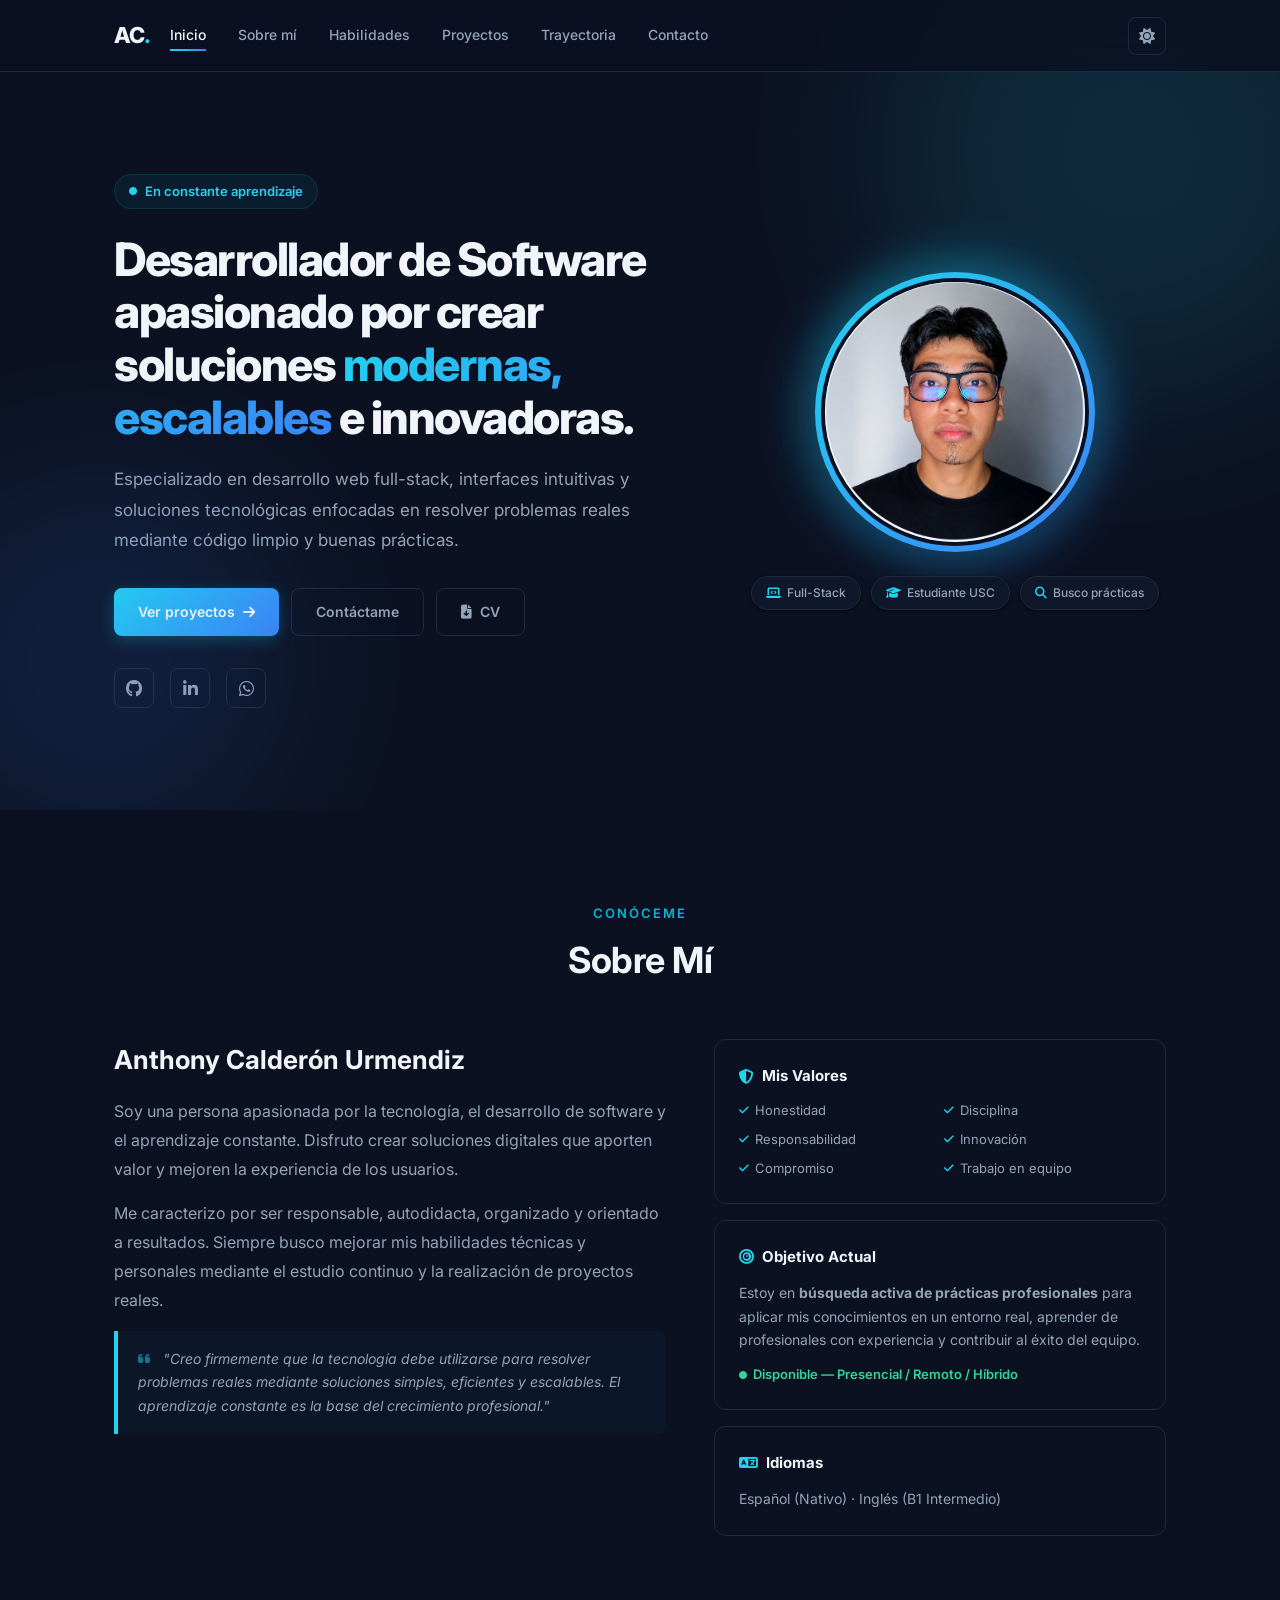
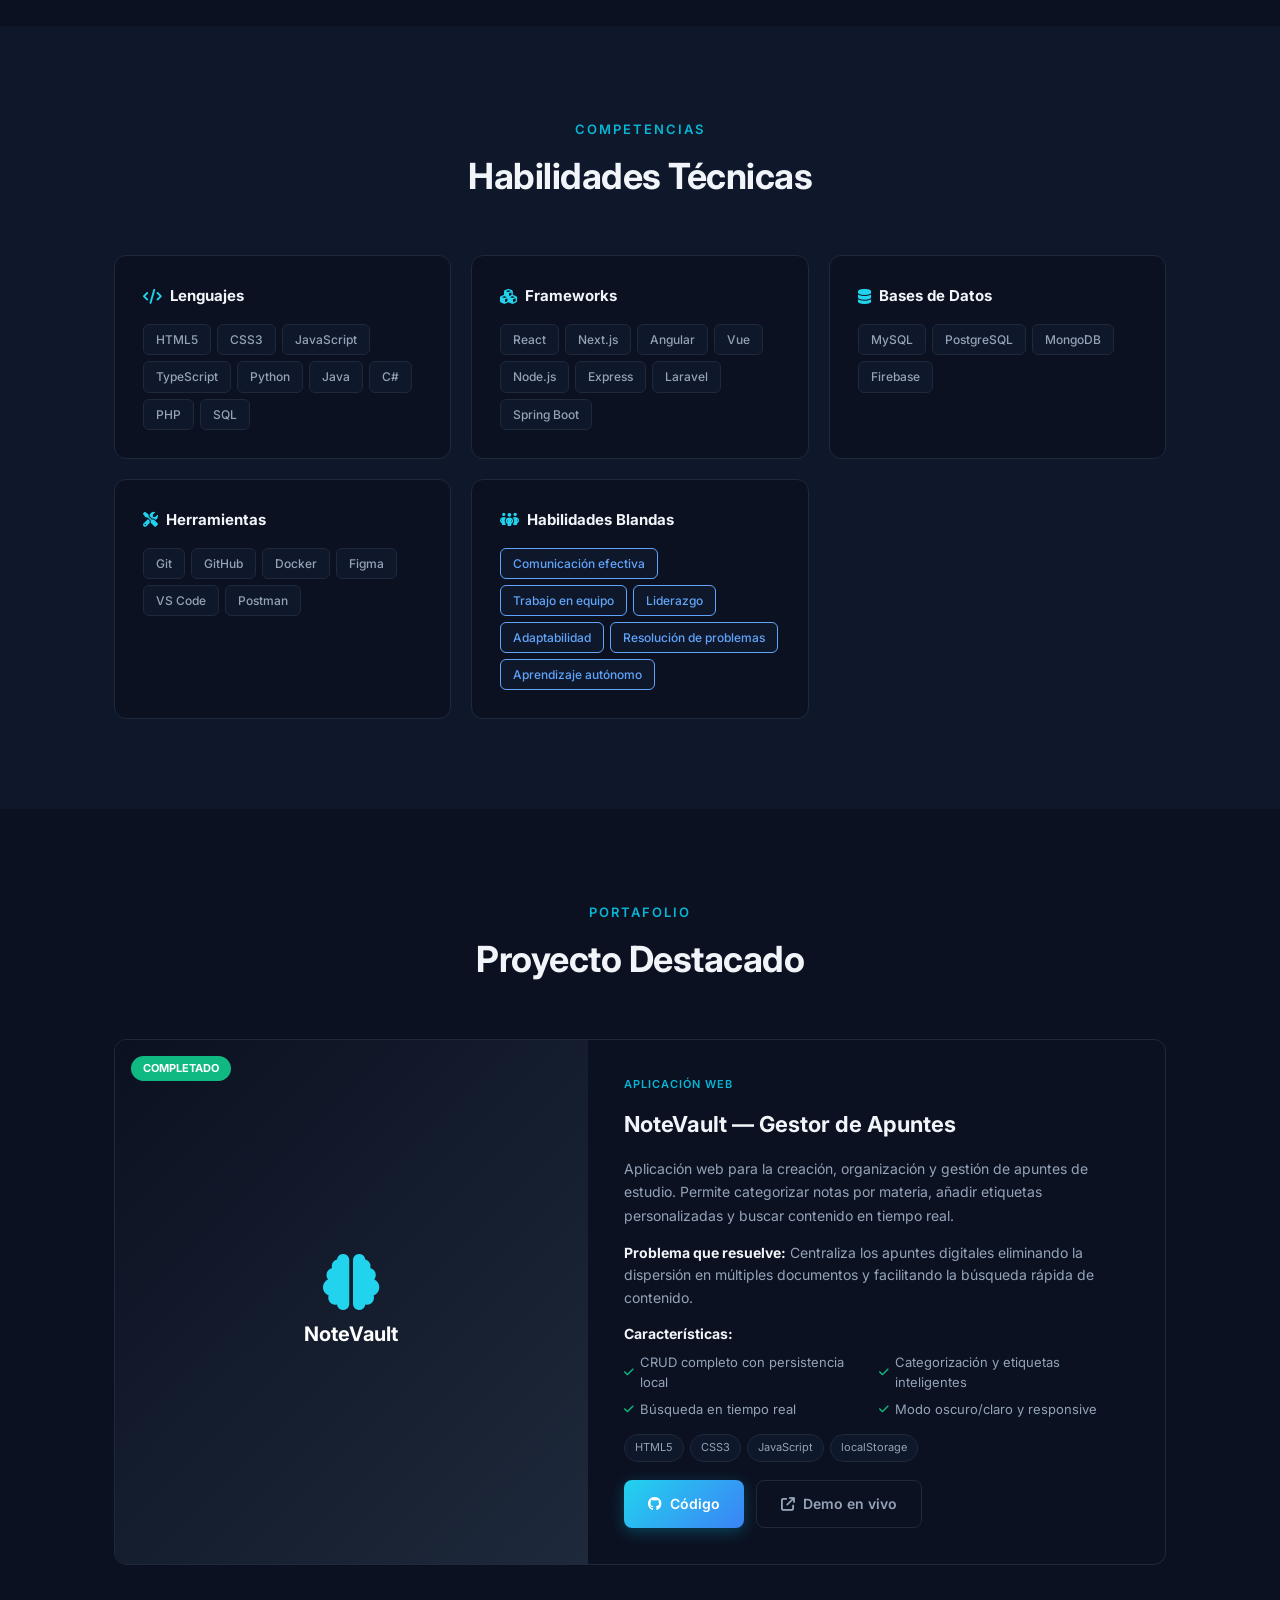
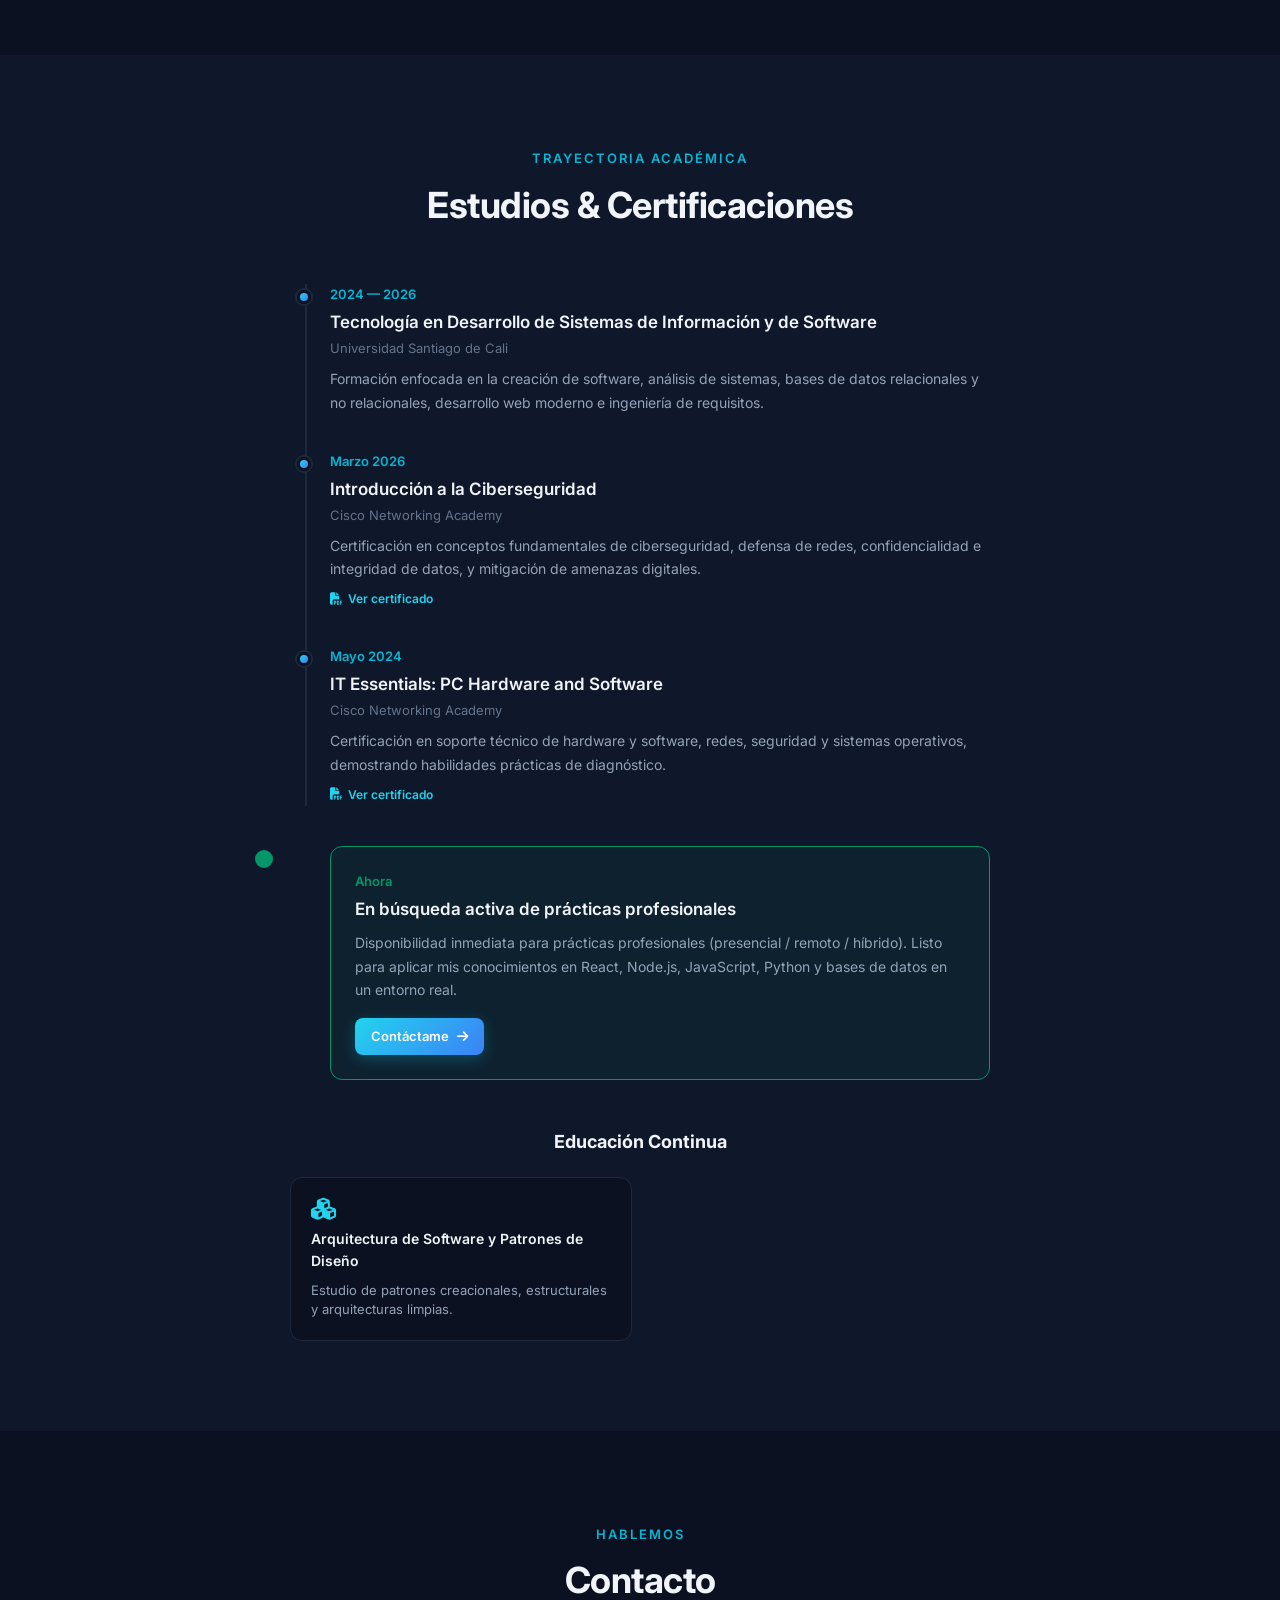
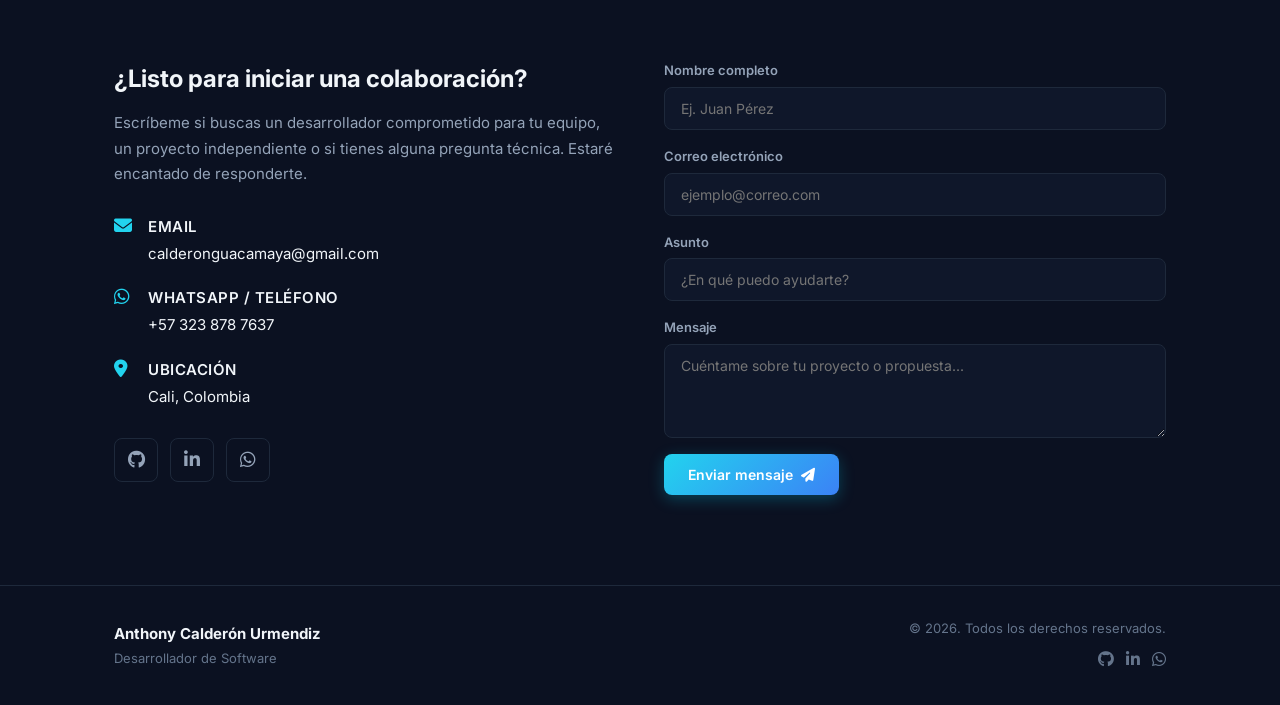
<file: index.html>
<!DOCTYPE html>
<html lang="es">
<head>
    <meta charset="UTF-8">
    <meta name="viewport" content="width=device-width, initial-scale=1.0">
    <title>Anthony Calderón Urmendiz | Desarrollador de Software</title>
    <meta name="description" content="Portafolio profesional de Anthony Calderón Urmendiz, Desarrollador de Software.">
    <meta name="author" content="Anthony Calderón Urmendiz">
    <meta property="og:title" content="Anthony Calderón | Desarrollador de Software">
    <meta property="og:description" content="Construyendo soluciones modernas, escalables e innovadoras.">
    <meta property="og:image" content="assets/profile.jpg">
    <link rel="preconnect" href="https://fonts.googleapis.com">
    <link rel="preconnect" href="https://fonts.gstatic.com" crossorigin>
    <link href="https://fonts.googleapis.com/css2?family=Inter:wght@300;400;500;600;700;800&display=swap" rel="stylesheet">
    <link rel="stylesheet" href="https://cdnjs.cloudflare.com/ajax/libs/font-awesome/6.4.0/css/all.min.css">
    <link rel="stylesheet" href="styles.css">
</head>
<body>
    <nav class="navbar" id="navbar">
        <div class="nav-inner">
            <div class="nav-left">
                <a href="#" class="nav-logo">AC<span class="dot">.</span></a>
                <div class="nav-links" id="navLinks">
                    <a href="#inicio" class="nav-link active">Inicio</a>
                    <a href="#sobre-mi" class="nav-link">Sobre mí</a>
                    <a href="#habilidades" class="nav-link">Habilidades</a>
                    <a href="#proyectos" class="nav-link">Proyectos</a>
                    <a href="#trayectoria" class="nav-link">Trayectoria</a>
                    <a href="#contacto" class="nav-link">Contacto</a>
                </div>
            </div>
            <div class="nav-right">
                <button class="theme-toggle" id="themeToggle" aria-label="Cambiar tema">
                    <i class="fa-solid fa-sun"></i>
                </button>
                <button class="nav-toggle" id="navToggle" aria-label="Menú">
                    <span></span><span></span><span></span>
                </button>
            </div>
        </div>
    </nav>

    <main>
        <!-- HERO -->
        <section id="inicio" class="hero">
            <div class="hero-bg">
                <div class="hero-shape shape-1"></div>
                <div class="hero-shape shape-2"></div>
            </div>
            <div class="container hero-grid">
                <div class="hero-text">
                    <span class="hero-tag"><i class="fa-solid fa-circle"></i> En constante aprendizaje</span>
                    <h1 class="hero-title">
                        Desarrollador de Software apasionado por crear soluciones <span class="gradient-text">modernas, escalables</span> e innovadoras.
                    </h1>
                    <p class="hero-desc">
                        Especializado en desarrollo web full-stack, interfaces intuitivas y soluciones tecnológicas enfocadas en resolver problemas reales mediante código limpio y buenas prácticas.
                    </p>
                    <div class="hero-actions">
                        <a href="#proyectos" class="btn btn-primary">Ver proyectos <i class="fa-solid fa-arrow-right"></i></a>
                        <a href="#contacto" class="btn btn-outline">Contáctame</a>
                        <a href="assets/CV_Anthony_Calderon.pdf" class="btn btn-outline" download><i class="fa-solid fa-file-arrow-down"></i> CV</a>
                    </div>
                    <div class="hero-social">
                        <a href="https://github.com/AnthonyCalderonUrmendiz" target="_blank" rel="noopener noreferrer" aria-label="GitHub"><i class="fa-brands fa-github"></i></a>
                        <a href="https://www.linkedin.com/in/anthony-calder%C3%B3n-b46264374/" target="_blank" rel="noopener noreferrer" aria-label="LinkedIn"><i class="fa-brands fa-linkedin-in"></i></a>
                        <a href="https://wa.me/573238787637" target="_blank" rel="noopener noreferrer" aria-label="WhatsApp"><i class="fa-brands fa-whatsapp"></i></a>
                    </div>
                </div>
                <div class="hero-visual">
                    <div class="hero-img-wrapper">
                        <div class="hero-img-glow"></div>
                        <img src="assets/profile.jpg" alt="Anthony Calderón Urmendiz" class="hero-img">
                    </div>
                    <div class="hero-badges">
                        <div class="badge">
                            <i class="fa-solid fa-laptop-code"></i>
                            <span>Full-Stack</span>
                        </div>
                        <div class="badge">
                            <i class="fa-solid fa-graduation-cap"></i>
                            <span>Estudiante USC</span>
                        </div>
                        <div class="badge">
                            <i class="fa-solid fa-magnifying-glass"></i>
                            <span>Busco prácticas</span>
                        </div>
                    </div>
                </div>
            </div>
        </section>

        <!-- SOBRE MI -->
        <section id="sobre-mi" class="section">
            <div class="container">
                <div class="section-header">
                    <span class="section-sub">Conóceme</span>
                    <h2 class="section-title">Sobre Mí</h2>
                </div>
                <div class="about-grid">
                    <div class="about-main">
                        <h3>Anthony Calderón Urmendiz</h3>
                        <p>Soy una persona apasionada por la tecnología, el desarrollo de software y el aprendizaje constante. Disfruto crear soluciones digitales que aporten valor y mejoren la experiencia de los usuarios.</p>
                        <p>Me caracterizo por ser responsable, autodidacta, organizado y orientado a resultados. Siempre busco mejorar mis habilidades técnicas y personales mediante el estudio continuo y la realización de proyectos reales.</p>
                        <blockquote class="about-quote">
                            <i class="fa-solid fa-quote-left"></i>
                            "Creo firmemente que la tecnología debe utilizarse para resolver problemas reales mediante soluciones simples, eficientes y escalables. El aprendizaje constante es la base del crecimiento profesional."
                        </blockquote>
                    </div>
                    <div class="about-info">
                        <div class="info-card">
                            <h4><i class="fa-solid fa-shield-halved"></i> Mis Valores</h4>
                            <div class="values-list">
                                <span><i class="fa-solid fa-check"></i> Honestidad</span>
                                <span><i class="fa-solid fa-check"></i> Disciplina</span>
                                <span><i class="fa-solid fa-check"></i> Responsabilidad</span>
                                <span><i class="fa-solid fa-check"></i> Innovación</span>
                                <span><i class="fa-solid fa-check"></i> Compromiso</span>
                                <span><i class="fa-solid fa-check"></i> Trabajo en equipo</span>
                            </div>
                        </div>
                        <div class="info-card">
                            <h4><i class="fa-solid fa-bullseye"></i> Objetivo Actual</h4>
                            <p>Estoy en <strong>búsqueda activa de prácticas profesionales</strong> para aplicar mis conocimientos en un entorno real, aprender de profesionales con experiencia y contribuir al éxito del equipo.</p>
                            <div class="availability-tag">
                                <i class="fa-solid fa-circle"></i> Disponible — Presencial / Remoto / Híbrido
                            </div>
                        </div>
                        <div class="info-card">
                            <h4><i class="fa-solid fa-language"></i> Idiomas</h4>
                            <p>Español (Nativo) · Inglés (B1 Intermedio)</p>
                        </div>
                    </div>
                </div>
            </div>
        </section>

        <!-- HABILIDADES -->
        <section id="habilidades" class="section section-alt">
            <div class="container">
                <div class="section-header">
                    <span class="section-sub">Competencias</span>
                    <h2 class="section-title">Habilidades Técnicas</h2>
                </div>
                <div class="skills-grid">
                    <div class="skill-card">
                        <h3><i class="fa-solid fa-code"></i> Lenguajes</h3>
                        <div class="skill-tags">
                            <span>HTML5</span><span>CSS3</span><span>JavaScript</span><span>TypeScript</span>
                            <span>Python</span><span>Java</span><span>C#</span><span>PHP</span><span>SQL</span>
                        </div>
                    </div>
                    <div class="skill-card">
                        <h3><i class="fa-solid fa-cubes"></i> Frameworks</h3>
                        <div class="skill-tags">
                            <span>React</span><span>Next.js</span><span>Angular</span><span>Vue</span>
                            <span>Node.js</span><span>Express</span><span>Laravel</span><span>Spring Boot</span>
                        </div>
                    </div>
                    <div class="skill-card">
                        <h3><i class="fa-solid fa-database"></i> Bases de Datos</h3>
                        <div class="skill-tags">
                            <span>MySQL</span><span>PostgreSQL</span><span>MongoDB</span><span>Firebase</span>
                        </div>
                    </div>
                    <div class="skill-card">
                        <h3><i class="fa-solid fa-screwdriver-wrench"></i> Herramientas</h3>
                        <div class="skill-tags">
                            <span>Git</span><span>GitHub</span><span>Docker</span><span>Figma</span>
                            <span>VS Code</span><span>Postman</span>
                        </div>
                    </div>
                    <div class="skill-card">
                        <h3><i class="fa-solid fa-people-group"></i> Habilidades Blandas</h3>
                        <div class="skill-tags">
                            <span class="soft">Comunicación efectiva</span><span class="soft">Trabajo en equipo</span>
                            <span class="soft">Liderazgo</span><span class="soft">Adaptabilidad</span>
                            <span class="soft">Resolución de problemas</span><span class="soft">Aprendizaje autónomo</span>
                        </div>
                    </div>
                </div>
            </div>
        </section>

        <!-- PROYECTOS -->
        <section id="proyectos" class="section">
            <div class="container">
                <div class="section-header">
                    <span class="section-sub">Portafolio</span>
                    <h2 class="section-title">Proyecto Destacado</h2>
                </div>

                <div class="project-card">
                    <div class="project-img">
                        <div class="project-placeholder">
                            <i class="fa-solid fa-brain"></i>
                            <span>NoteVault</span>
                        </div>
                        <span class="project-status">Completado</span>
                    </div>
                    <div class="project-info">
                        <div class="project-cat">Aplicación Web</div>
                        <h3>NoteVault — Gestor de Apuntes</h3>
                        <p class="project-desc">Aplicación web para la creación, organización y gestión de apuntes de estudio. Permite categorizar notas por materia, añadir etiquetas personalizadas y buscar contenido en tiempo real.</p>
                        <div class="project-problem">
                            <strong>Problema que resuelve:</strong> Centraliza los apuntes digitales eliminando la dispersión en múltiples documentos y facilitando la búsqueda rápida de contenido.
                        </div>
                        <div class="project-features">
                            <strong>Características:</strong>
                            <ul>
                                <li><i class="fa-solid fa-check"></i> CRUD completo con persistencia local</li>
                                <li><i class="fa-solid fa-check"></i> Categorización y etiquetas inteligentes</li>
                                <li><i class="fa-solid fa-check"></i> Búsqueda en tiempo real</li>
                                <li><i class="fa-solid fa-check"></i> Modo oscuro/claro y responsive</li>
                            </ul>
                        </div>
                        <div class="project-tech">
                            <span>HTML5</span><span>CSS3</span><span>JavaScript</span><span>localStorage</span>
                        </div>
                        <div class="project-links">
                            <a href="https://github.com/AnthonyCalderonUrmendiz/proyectos" target="_blank" rel="noopener noreferrer" class="btn btn-primary"><i class="fa-brands fa-github"></i> Código</a>
                            <a href="proyectos/index.html" class="btn btn-outline"><i class="fa-solid fa-arrow-up-right-from-square"></i> Demo en vivo</a>
                        </div>
                    </div>
                </div>
            </div>
        </section>

        <!-- TRAYECTORIA -->
        <section id="trayectoria" class="section section-alt">
            <div class="container">
                <div class="section-header">
                    <span class="section-sub">Trayectoria Académica</span>
                    <h2 class="section-title">Estudios & Certificaciones</h2>
                </div>
                <div class="timeline">
                    <div class="tl-item">
                        <div class="tl-dot"></div>
                        <div class="tl-content">
                            <span class="tl-date">2024 — 2026</span>
                            <h3>Tecnología en Desarrollo de Sistemas de Información y de Software</h3>
                            <span class="tl-place">Universidad Santiago de Cali</span>
                            <p>Formación enfocada en la creación de software, análisis de sistemas, bases de datos relacionales y no relacionales, desarrollo web moderno e ingeniería de requisitos.</p>
                        </div>
                    </div>
                    <div class="tl-item">
                        <div class="tl-dot"></div>
                        <div class="tl-content">
                            <span class="tl-date">Marzo 2026</span>
                            <h3>Introducción a la Ciberseguridad</h3>
                            <span class="tl-place">Cisco Networking Academy</span>
                            <p>Certificación en conceptos fundamentales de ciberseguridad, defensa de redes, confidencialidad e integridad de datos, y mitigación de amenazas digitales.</p>
                            <a href="assets/cisco_cybersecurity.pdf" target="_blank" class="cert-link"><i class="fa-solid fa-file-pdf"></i> Ver certificado</a>
                        </div>
                    </div>
                    <div class="tl-item">
                        <div class="tl-dot"></div>
                        <div class="tl-content">
                            <span class="tl-date">Mayo 2024</span>
                            <h3>IT Essentials: PC Hardware and Software</h3>
                            <span class="tl-place">Cisco Networking Academy</span>
                            <p>Certificación en soporte técnico de hardware y software, redes, seguridad y sistemas operativos, demostrando habilidades prácticas de diagnóstico.</p>
                            <a href="assets/cisco_it_essentials.pdf" target="_blank" class="cert-link"><i class="fa-solid fa-file-pdf"></i> Ver certificado</a>
                        </div>
                    </div>
                </div>

                <div class="tl-highlight">
                    <div class="tl-dot dot-highlight"></div>
                    <div class="tl-content highlight-box">
                        <span class="tl-date" style="color:#059669;">Ahora</span>
                        <h3>En búsqueda activa de prácticas profesionales</h3>
                        <p>Disponibilidad inmediata para prácticas profesionales (presencial / remoto / híbrido). Listo para aplicar mis conocimientos en React, Node.js, JavaScript, Python y bases de datos en un entorno real.</p>
                        <a href="#contacto" class="btn btn-primary btn-sm">Contáctame <i class="fa-solid fa-arrow-right"></i></a>
                    </div>
                </div>

                <div class="continuing">
                    <h3>Educación Continua</h3>
                    <div class="cc-grid">
                        <div class="cc-card">
                            <i class="fa-solid fa-cubes"></i>
                            <h4>Arquitectura de Software y Patrones de Diseño</h4>
                            <p>Estudio de patrones creacionales, estructurales y arquitecturas limpias.</p>
                        </div>
                    </div>
                </div>
            </div>
        </section>

        <!-- CONTACTO -->
        <section id="contacto" class="section">
            <div class="container">
                <div class="section-header">
                    <span class="section-sub">Hablemos</span>
                    <h2 class="section-title">Contacto</h2>
                </div>
                <div class="contact-grid">
                    <div class="contact-info">
                        <h3>¿Listo para iniciar una colaboración?</h3>
                        <p>Escríbeme si buscas un desarrollador comprometido para tu equipo, un proyecto independiente o si tienes alguna pregunta técnica. Estaré encantado de responderte.</p>
                        <div class="contact-details">
                            <div class="cd-item">
                                <i class="fa-solid fa-envelope"></i>
                                <div>
                                    <span class="cd-label">Email</span>
                                    <a href="mailto:calderonguacamaya@gmail.com">calderonguacamaya@gmail.com</a>
                                </div>
                            </div>
                            <div class="cd-item">
                                <i class="fa-brands fa-whatsapp"></i>
                                <div>
                                    <span class="cd-label">WhatsApp / Teléfono</span>
                                    <a href="https://wa.me/573238787637" target="_blank" rel="noopener noreferrer">+57 323 878 7637</a>
                                </div>
                            </div>
                            <div class="cd-item">
                                <i class="fa-solid fa-location-dot"></i>
                                <div>
                                    <span class="cd-label">Ubicación</span>
                                    <span>Cali, Colombia</span>
                                </div>
                            </div>
                        </div>
                        <div class="contact-social">
                            <a href="https://github.com/AnthonyCalderonUrmendiz" target="_blank" rel="noopener noreferrer" aria-label="GitHub"><i class="fa-brands fa-github"></i></a>
                            <a href="https://www.linkedin.com/in/anthony-calder%C3%B3n-b46264374/" target="_blank" rel="noopener noreferrer" aria-label="LinkedIn"><i class="fa-brands fa-linkedin-in"></i></a>
                            <a href="https://wa.me/573238787637" target="_blank" rel="noopener noreferrer" aria-label="WhatsApp"><i class="fa-brands fa-whatsapp"></i></a>
                        </div>
                    </div>
                    <div class="contact-form-wrapper">
                        <form id="contactForm" class="contact-form" action="https://formsubmit.co/calderonguacamaya@gmail.com" method="POST">
                            <input type="hidden" name="_captcha" value="false">
                            <input type="text" name="_honey" style="display:none">
                            <div class="form-group">
                                <label for="nombre">Nombre completo</label>
                                <input type="text" id="nombre" name="nombre" placeholder="Ej. Juan Pérez" required>
                            </div>
                            <div class="form-group">
                                <label for="email">Correo electrónico</label>
                                <input type="email" id="email" name="email" placeholder="ejemplo@correo.com" required>
                            </div>
                            <div class="form-group">
                                <label for="asunto">Asunto</label>
                                <input type="text" id="asunto" name="asunto" placeholder="¿En qué puedo ayudarte?" required>
                            </div>
                            <div class="form-group">
                                <label for="mensaje">Mensaje</label>
                                <textarea id="mensaje" name="mensaje" rows="4" placeholder="Cuéntame sobre tu proyecto o propuesta..." required></textarea>
                            </div>
                            <button type="submit" class="btn btn-primary" id="submitBtn">Enviar mensaje <i class="fa-solid fa-paper-plane"></i></button>
                        </form>
                        <div class="success-msg" id="successMsg">
                            <i class="fa-solid fa-circle-check"></i>
                            <h3>¡Mensaje enviado!</h3>
                            <p>Gracias por contactarme. Te responderé a la brevedad posible.</p>
                            <button class="btn btn-outline btn-sm" id="closeSuccess">Enviar otro mensaje</button>
                        </div>
                    </div>
                </div>
            </div>
        </section>
    </main>

    <footer class="footer">
        <div class="container footer-inner">
            <div class="footer-left">
                <p class="footer-name"><strong>Anthony Calderón Urmendiz</strong></p>
                <p class="footer-role">Desarrollador de Software</p>
            </div>
            <div class="footer-right">
                <p>&copy; 2026. Todos los derechos reservados.</p>
                <div class="footer-social">
                    <a href="https://github.com/AnthonyCalderonUrmendiz" target="_blank" rel="noopener noreferrer" aria-label="GitHub"><i class="fa-brands fa-github"></i></a>
                    <a href="https://www.linkedin.com/in/anthony-calder%C3%B3n-b46264374/" target="_blank" rel="noopener noreferrer" aria-label="LinkedIn"><i class="fa-brands fa-linkedin-in"></i></a>
                    <a href="https://wa.me/573238787637" target="_blank" rel="noopener noreferrer" aria-label="WhatsApp"><i class="fa-brands fa-whatsapp"></i></a>
                </div>
            </div>
        </div>
    </footer>

    <script src="script.js"></script>
</body>
</html>
</file>
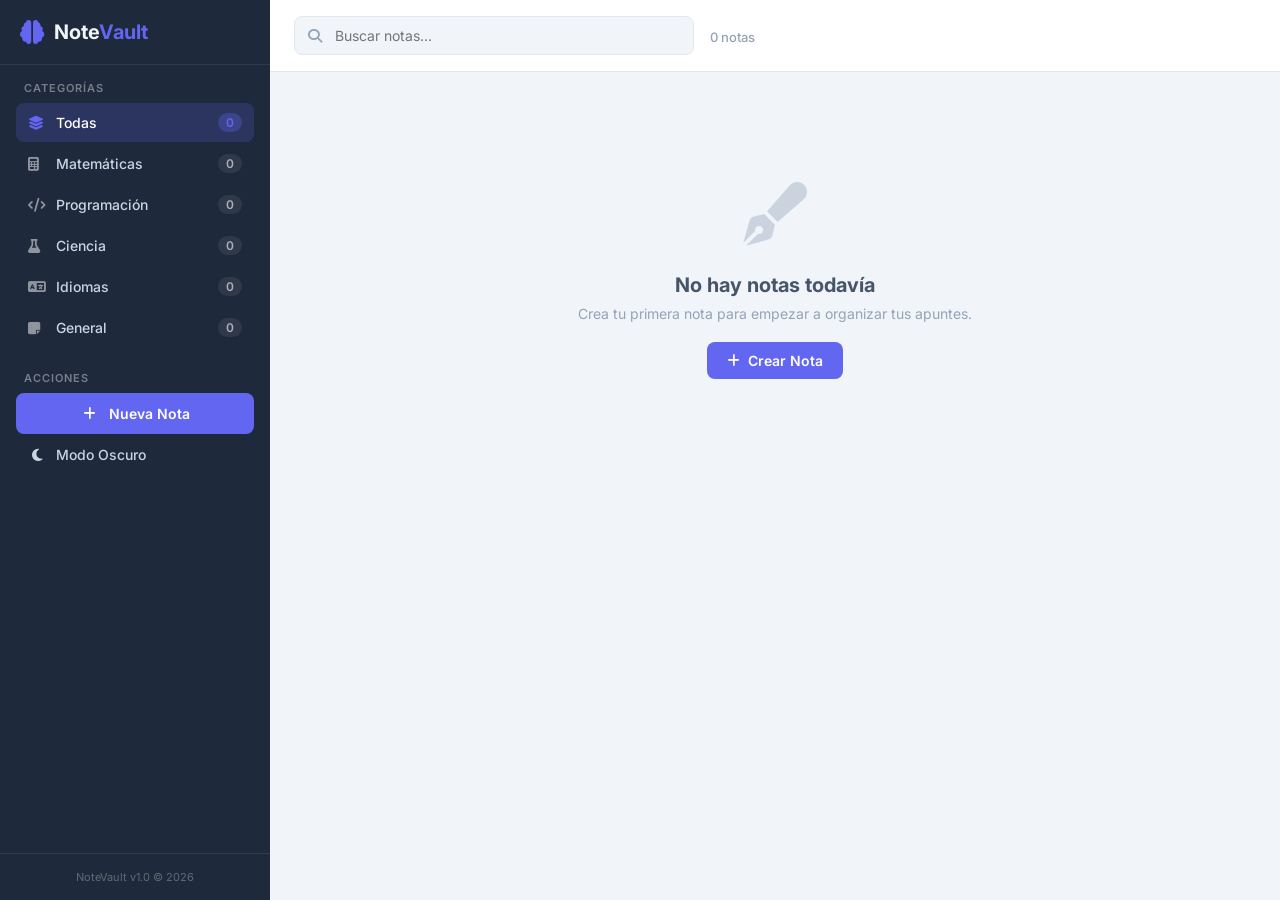
<file: proyectos/index.html>
<!DOCTYPE html>
<html lang="es">
<head>
    <meta charset="UTF-8">
    <meta name="viewport" content="width=device-width, initial-scale=1.0">
    <title>NoteVault - Gestor de Apuntes</title>
    <link rel="preconnect" href="https://fonts.googleapis.com">
    <link rel="preconnect" href="https://fonts.gstatic.com" crossorigin>
    <link href="https://fonts.googleapis.com/css2?family=Inter:wght@300;400;500;600;700&display=swap" rel="stylesheet">
    <link rel="stylesheet" href="https://cdnjs.cloudflare.com/ajax/libs/font-awesome/6.4.0/css/all.min.css">
    <link rel="stylesheet" href="styles.css">
</head>
<body>
    <div class="app-container">
        <aside class="sidebar" id="sidebar">
            <div class="sidebar-header">
                <div class="logo">
                    <i class="fa-solid fa-brain"></i>
                    <span>Note<span class="accent">Vault</span></span>
                </div>
                <button class="close-sidebar" id="closeSidebar" aria-label="Cerrar menú">
                    <i class="fa-solid fa-times"></i>
                </button>
            </div>

            <nav class="sidebar-nav">
                <div class="nav-section-label">Categorías</div>
                <ul class="category-list" id="categoryList">
                    <li class="category-item active" data-category="all">
                        <i class="fa-solid fa-layer-group"></i> Todas
                        <span class="cat-count" id="countAll">0</span>
                    </li>
                    <li class="category-item" data-category="matematicas">
                        <i class="fa-solid fa-calculator"></i> Matemáticas
                        <span class="cat-count" id="countMatematicas">0</span>
                    </li>
                    <li class="category-item" data-category="programacion">
                        <i class="fa-solid fa-code"></i> Programación
                        <span class="cat-count" id="countProgramacion">0</span>
                    </li>
                    <li class="category-item" data-category="ciencia">
                        <i class="fa-solid fa-flask"></i> Ciencia
                        <span class="cat-count" id="countCiencia">0</span>
                    </li>
                    <li class="category-item" data-category="idiomas">
                        <i class="fa-solid fa-language"></i> Idiomas
                        <span class="cat-count" id="countIdiomas">0</span>
                    </li>
                    <li class="category-item" data-category="general">
                        <i class="fa-solid fa-note-sticky"></i> General
                        <span class="cat-count" id="countGeneral">0</span>
                    </li>
                </ul>

                <div class="nav-section-label" style="margin-top: 24px;">Acciones</div>
                <ul class="action-list">
                    <li>
                        <button class="action-btn" id="addNoteBtn">
                            <i class="fa-solid fa-plus"></i> Nueva Nota
                        </button>
                    </li>
                    <li>
                        <button class="action-btn" id="toggleThemeBtn">
                            <i class="fa-solid fa-moon"></i> <span id="themeLabel">Modo Oscuro</span>
                        </button>
                    </li>
                </ul>
            </nav>

            <div class="sidebar-footer">
                <p>NoteVault v1.0 &copy; 2026</p>
            </div>
        </aside>

        <div class="overlay" id="overlay"></div>

        <main class="main-content">
            <header class="main-header">
                <button class="menu-toggle" id="menuToggle" aria-label="Abrir menú">
                    <i class="fa-solid fa-bars"></i>
                </button>
                <div class="header-search">
                    <i class="fa-solid fa-search search-icon"></i>
                    <input type="text" id="searchInput" placeholder="Buscar notas..." aria-label="Buscar notas">
                </div>
                <div class="header-actions">
                    <span class="notes-count" id="notesCount">0 notas</span>
                </div>
            </header>

            <section class="notes-section">
                <div class="notes-grid" id="notesGrid">
                    <div class="empty-state" id="emptyState">
                        <div class="empty-icon">
                            <i class="fa-solid fa-pen-fancy"></i>
                        </div>
                        <h3>No hay notas todavía</h3>
                        <p>Crea tu primera nota para empezar a organizar tus apuntes.</p>
                        <button class="btn btn-primary" id="emptyAddBtn">
                            <i class="fa-solid fa-plus"></i> Crear Nota
                        </button>
                    </div>
                </div>
            </section>
        </main>
    </div>

    <!-- Modal for creating/editing notes -->
    <div class="modal-overlay" id="modalOverlay">
        <div class="modal" id="noteModal" role="dialog" aria-labelledby="modalTitle">
            <div class="modal-header">
                <h2 id="modalTitle">Nueva Nota</h2>
                <button class="modal-close" id="modalClose" aria-label="Cerrar">
                    <i class="fa-solid fa-times"></i>
                </button>
            </div>
            <div class="modal-body">
                <div class="form-group">
                    <label for="noteTitle">Título</label>
                    <input type="text" id="noteTitle" placeholder="Título de la nota" required>
                </div>
                <div class="form-group">
                    <label for="noteCategory">Categoría</label>
                    <select id="noteCategory">
                        <option value="general">General</option>
                        <option value="matematicas">Matemáticas</option>
                        <option value="programacion">Programación</option>
                        <option value="ciencia">Ciencia</option>
                        <option value="idiomas">Idiomas</option>
                    </select>
                </div>
                <div class="form-group">
                    <label for="noteTags">Etiquetas (separadas por coma)</label>
                    <input type="text" id="noteTags" placeholder="ej. algebra, ecuaciones, cálculo">
                </div>
                <div class="form-group">
                    <label for="noteContent">Contenido</label>
                    <textarea id="noteContent" rows="10" placeholder="Escribe tu apunte aquí..." required></textarea>
                </div>
            </div>
            <div class="modal-footer">
                <button class="btn btn-secondary" id="modalCancel">Cancelar</button>
                <button class="btn btn-primary" id="modalSave">
                    <i class="fa-solid fa-save"></i> Guardar
                </button>
            </div>
        </div>
    </div>

    <script src="script.js"></script>
</body>
</html>
</file>
<file: styles.css>
*, *::before, *::after {
    transition: background-color 0.35s ease, border-color 0.35s ease, color 0.35s ease, box-shadow 0.35s ease;
}

:root {
    --bg: #0b1121;
    --bg-alt: #0f172a;
    --text: #f1f5f9;
    --text-soft: #94a3b8;
    --text-muted: #64748b;
    --accent: #22d3ee;
    --accent-dark: #06b6d4;
    --accent-gradient: linear-gradient(135deg, #22d3ee, #3b82f6);
    --border: #1e293b;
    --shadow: 0 1px 3px rgba(0,0,0,0.3), 0 1px 2px rgba(0,0,0,0.2);
    --shadow-md: 0 4px 20px rgba(0,0,0,0.3);
    --shadow-lg: 0 10px 40px rgba(0,0,0,0.35);
    --radius: 12px;
    --radius-sm: 8px;
    --font: 'Inter', -apple-system, BlinkMacSystemFont, sans-serif;
    --max-w: 1100px;
    --nav-h: 72px;
    --bg-rgb: 11, 17, 33;
}

[data-theme="light"] {
    --bg: #ffffff;
    --bg-alt: #f8fafc;
    --text: #0f172a;
    --text-soft: #475569;
    --text-muted: #94a3b8;
    --accent: #06b6d4;
    --accent-dark: #0891b2;
    --accent-gradient: linear-gradient(135deg, #06b6d4, #3b82f6);
    --border: #e2e8f0;
    --shadow: 0 1px 3px rgba(0,0,0,0.06), 0 1px 2px rgba(0,0,0,0.04);
    --shadow-md: 0 4px 20px rgba(0,0,0,0.06);
    --shadow-lg: 0 10px 40px rgba(0,0,0,0.08);
    --bg-rgb: 255, 255, 255;
}

span.soft {
    border-color: #60a5fa !important;
    color: #60a5fa !important;
}
span.soft:hover {
    border-color: #93c5fd !important;
    color: #93c5fd !important;
    background: rgba(96,165,250,0.08) !important;
}

* { margin: 0; padding: 0; box-sizing: border-box; }

html { scroll-behavior: smooth; scroll-padding-top: var(--nav-h); }

body {
    font-family: var(--font);
    color: var(--text);
    background: var(--bg);
    line-height: 1.6;
    -webkit-font-smoothing: antialiased;
}

a { color: inherit; text-decoration: none; }
img { max-width: 100%; display: block; }
ul { list-style: none; }

::selection { background: var(--accent); color: #0b1121; }
[data-theme="light"] ::selection { color: white; }

.container {
    max-width: var(--max-w);
    margin: 0 auto;
    padding: 0 24px;
}

/* NAVBAR */
.navbar {
    position: fixed;
    top: 0;
    left: 0;
    right: 0;
    height: var(--nav-h);
    background: rgba(var(--bg-rgb), 0.85);
    backdrop-filter: blur(12px);
    border-bottom: 1px solid var(--border);
    z-index: 1000;
}

.nav-inner {
    max-width: var(--max-w);
    margin: 0 auto;
    padding: 0 24px;
    height: 100%;
    display: flex;
    align-items: center;
    justify-content: space-between;
}

.nav-left {
    display: flex;
    align-items: center;
    gap: 20px;
}

.nav-logo {
    font-size: 22px;
    font-weight: 800;
    letter-spacing: -1px;
}

.nav-logo .dot { color: var(--accent); }

.nav-links {
    display: flex;
    gap: 32px;
}

.nav-link {
    font-size: 14px;
    font-weight: 500;
    color: var(--text-soft);
    transition: color 0.2s;
    position: relative;
}

.nav-link::after {
    content: '';
    position: absolute;
    bottom: -4px;
    left: 0;
    width: 0;
    height: 2px;
    background: var(--accent-gradient);
    transition: width 0.3s;
}

.nav-link:hover,
.nav-link.active { color: var(--text); }

.nav-link.active::after,
.nav-link:hover::after { width: 100%; }

.nav-right {
    display: flex;
    align-items: center;
    gap: 12px;
}

.theme-toggle {
    width: 38px;
    height: 38px;
    border-radius: var(--radius-sm);
    border: 1px solid var(--border);
    background: transparent;
    color: var(--text-soft);
    cursor: pointer;
    display: flex;
    align-items: center;
    justify-content: center;
    font-size: 16px;
    transition: all 0.25s;
}

.theme-toggle:hover {
    border-color: var(--accent);
    color: var(--accent);
    background: rgba(var(--bg-rgb), 0.05);
}

.nav-toggle {
    display: none;
    flex-direction: column;
    gap: 5px;
    background: none;
    border: none;
    cursor: pointer;
    padding: 4px;
}

.nav-toggle span {
    width: 22px;
    height: 2px;
    background: var(--text);
    border-radius: 2px;
    transition: 0.25s;
}

/* HERO */
.hero {
    min-height: 90vh;
    display: flex;
    align-items: center;
    position: relative;
    overflow: hidden;
    padding-top: var(--nav-h);
}

.hero-bg {
    position: absolute;
    inset: 0;
    pointer-events: none;
}

.hero-shape {
    position: absolute;
    border-radius: 50%;
    filter: blur(80px);
    opacity: 0.12;
}

.shape-1 {
    width: 500px; height: 500px;
    background: var(--accent);
    top: -100px; right: -100px;
    animation: float1 20s infinite alternate;
}

.shape-2 {
    width: 400px; height: 400px;
    background: #3b82f6;
    bottom: -50px; left: -100px;
    animation: float2 25s infinite alternate;
}

@keyframes float1 {
    0% { transform: translate(0,0) scale(1); }
    100% { transform: translate(-60px,40px) scale(1.15); }
}
@keyframes float2 {
    0% { transform: translate(0,0) scale(1); }
    100% { transform: translate(50px,-30px) scale(1.1); }
}

.hero-grid {
    display: grid;
    grid-template-columns: 1.15fr 0.85fr;
    gap: 60px;
    align-items: center;
    width: 100%;
}

.hero-tag {
    display: inline-flex;
    align-items: center;
    gap: 8px;
    font-size: 13px;
    font-weight: 600;
    color: var(--accent);
    padding: 6px 14px;
    background: rgba(6,182,212,0.08);
    border: 1px solid rgba(6,182,212,0.15);
    border-radius: 50px;
    margin-bottom: 24px;
}

.hero-tag i { font-size: 8px; color: var(--accent); }

.hero-title {
    font-size: 46px;
    font-weight: 800;
    line-height: 1.15;
    letter-spacing: -1.5px;
    margin-bottom: 20px;
}

.gradient-text {
    background: var(--accent-gradient);
    -webkit-background-clip: text;
    -webkit-text-fill-color: transparent;
    background-clip: text;
}

.hero-desc {
    font-size: 17px;
    color: var(--text-soft);
    line-height: 1.8;
    max-width: 540px;
    margin-bottom: 32px;
}

.hero-actions {
    display: flex;
    gap: 12px;
    flex-wrap: wrap;
    margin-bottom: 32px;
}

.btn {
    display: inline-flex;
    align-items: center;
    gap: 8px;
    padding: 12px 24px;
    font-size: 14px;
    font-weight: 600;
    border-radius: var(--radius-sm);
    border: none;
    cursor: pointer;
    font-family: var(--font);
}

.btn-primary {
    background: var(--accent-gradient);
    color: white;
    box-shadow: 0 4px 15px rgba(6,182,212,0.3);
}

.btn-primary:hover {
    box-shadow: 0 6px 25px rgba(6,182,212,0.45);
    transform: translateY(-2px);
}

.btn-outline {
    background: transparent;
    color: var(--text-soft);
    border: 1px solid var(--border);
}

.btn-outline:hover {
    border-color: var(--accent);
    color: var(--accent);
    transform: translateY(-2px);
}

.btn-sm { padding: 8px 16px; font-size: 13px; }

.hero-social {
    display: flex;
    gap: 16px;
}

.hero-social a {
    width: 40px;
    height: 40px;
    border-radius: var(--radius-sm);
    border: 1px solid var(--border);
    display: flex;
    align-items: center;
    justify-content: center;
    color: var(--text-soft);
    font-size: 17px;
}

.hero-social a:hover {
    border-color: var(--accent);
    color: var(--accent);
    background: rgba(var(--bg-rgb), 0.05);
    transform: translateY(-2px);
}

.hero-visual {
    display: flex;
    flex-direction: column;
    align-items: center;
    gap: 24px;
}

.hero-img-wrapper {
    position: relative;
    width: 280px;
    height: 280px;
    border-radius: 50%;
    padding: 6px;
    background: var(--accent-gradient);
    box-shadow: 0 0 40px rgba(6,182,212,0.2);
}

.hero-img-glow {
    position: absolute;
    inset: -20px;
    border-radius: 50%;
    background: var(--accent-gradient);
    filter: blur(20px);
    opacity: 0.25;
    z-index: -1;
    animation: pulseGlow 4s infinite alternate;
}

@keyframes pulseGlow {
    0% { transform: scale(0.95); opacity: 0.2; }
    100% { transform: scale(1.05); opacity: 0.3; }
}

.hero-img {
    width: 100%;
    height: 100%;
    border-radius: 50%;
    object-fit: cover;
    border: 4px solid var(--bg);
}

.hero-badges {
    display: flex;
    gap: 10px;
    flex-wrap: wrap;
    justify-content: center;
}

.badge {
    display: flex;
    align-items: center;
    gap: 6px;
    padding: 6px 14px;
    background: var(--bg-alt);
    border: 1px solid var(--border);
    border-radius: 50px;
    font-size: 12px;
    font-weight: 500;
    color: var(--text-soft);
    box-shadow: var(--shadow);
}

.badge i { color: var(--accent); font-size: 12px; }

/* SECTIONS */
.section {
    padding: 90px 0;
}

.section-alt {
    background: var(--bg-alt);
}

.section-header {
    margin-bottom: 50px;
    text-align: center;
}

.section-sub {
    display: inline-block;
    font-size: 13px;
    font-weight: 600;
    text-transform: uppercase;
    letter-spacing: 2px;
    color: var(--accent-dark);
    margin-bottom: 8px;
}

.section-title {
    font-size: 36px;
    font-weight: 700;
    letter-spacing: -0.5px;
}

/* ABOUT */
.about-grid {
    display: grid;
    grid-template-columns: 1.1fr 0.9fr;
    gap: 48px;
}

.about-main h3 {
    font-size: 26px;
    font-weight: 700;
    margin-bottom: 16px;
}

.about-main p {
    font-size: 16px;
    color: var(--text-soft);
    line-height: 1.8;
    margin-bottom: 16px;
}

.about-quote {
    border-left: 4px solid var(--accent);
    padding: 16px 20px;
    background: rgba(6,182,212,0.04);
    border-radius: 0 var(--radius-sm) var(--radius-sm) 0;
    font-style: italic;
    color: var(--text-soft);
    font-size: 14px;
    line-height: 1.7;
}

.about-quote i { color: var(--accent); margin-right: 8px; opacity: 0.5; }

.about-info {
    display: flex;
    flex-direction: column;
    gap: 16px;
}

.info-card {
    padding: 24px;
    border: 1px solid var(--border);
    border-radius: var(--radius);
    background: var(--bg);
}

.info-card:hover {
    border-color: rgba(6,182,212,0.2);
    box-shadow: var(--shadow-md);
}

.info-card h4 {
    font-size: 15px;
    font-weight: 700;
    margin-bottom: 12px;
    display: flex;
    align-items: center;
    gap: 8px;
}

.info-card h4 i { color: var(--accent); }

.info-card p {
    font-size: 14px;
    color: var(--text-soft);
    line-height: 1.7;
}

.values-list {
    display: grid;
    grid-template-columns: repeat(2, 1fr);
    gap: 8px;
}

.values-list span {
    font-size: 13px;
    color: var(--text-soft);
    display: flex;
    align-items: center;
    gap: 6px;
}

.values-list span i { color: var(--accent); font-size: 11px; }

.availability-tag {
    margin-top: 12px;
    font-size: 13px;
    color: #34d399;
    font-weight: 600;
    display: flex;
    align-items: center;
    gap: 6px;
}

.availability-tag i { font-size: 8px; animation: pulse 2s infinite; }

@keyframes pulse {
    0%, 100% { opacity: 1; }
    50% { opacity: 0.3; }
}

/* SKILLS */
.skills-grid {
    display: grid;
    grid-template-columns: repeat(3, 1fr);
    gap: 20px;
}

.skill-card {
    padding: 28px;
    border: 1px solid var(--border);
    border-radius: var(--radius);
    background: var(--bg);
}

.skill-card:hover {
    border-color: rgba(6,182,212,0.2);
    box-shadow: var(--shadow-md);
    transform: translateY(-3px);
}

.skill-card h3 {
    font-size: 15px;
    font-weight: 700;
    margin-bottom: 16px;
    display: flex;
    align-items: center;
    gap: 8px;
}

.skill-card h3 i { color: var(--accent); }

.skill-tags {
    display: flex;
    flex-wrap: wrap;
    gap: 6px;
}

.skill-tags span {
    font-size: 12px;
    padding: 5px 12px;
    background: var(--bg-alt);
    border: 1px solid var(--border);
    border-radius: 6px;
    color: var(--text-soft);
    font-weight: 500;
}

.skill-tags span:hover {
    border-color: var(--accent);
    color: var(--accent);
    background: rgba(var(--bg-rgb), 0.05);
}

/* PROJECTS */
.project-card {
    display: grid;
    grid-template-columns: 0.9fr 1.1fr;
    border: 1px solid var(--border);
    border-radius: var(--radius);
    overflow: hidden;
    background: var(--bg);
}

.project-card:hover {
    box-shadow: var(--shadow-lg);
}

.project-img {
    position: relative;
    background: linear-gradient(135deg, #0b1121, #1e293b);
    display: flex;
    align-items: center;
    justify-content: center;
    min-height: 300px;
}

.project-placeholder {
    text-align: center;
    color: white;
}

.project-placeholder i {
    font-size: 56px;
    color: var(--accent);
    margin-bottom: 8px;
    display: block;
}

.project-placeholder span {
    font-size: 20px;
    font-weight: 700;
}

.project-status {
    position: absolute;
    top: 16px;
    left: 16px;
    font-size: 11px;
    font-weight: 700;
    text-transform: uppercase;
    padding: 4px 12px;
    border-radius: 50px;
    background: #10b981;
    color: white;
}

.project-info {
    padding: 36px;
    display: flex;
    flex-direction: column;
    gap: 14px;
}

.project-cat {
    font-size: 11px;
    font-weight: 600;
    text-transform: uppercase;
    letter-spacing: 1px;
    color: var(--accent-dark);
}

.project-info h3 {
    font-size: 22px;
    font-weight: 700;
}

.project-desc {
    font-size: 14px;
    color: var(--text-soft);
    line-height: 1.7;
}

.project-problem {
    font-size: 14px;
    color: var(--text-soft);
    line-height: 1.6;
}

.project-problem strong {
    color: var(--text);
}

.project-features strong {
    font-size: 14px;
    display: block;
    margin-bottom: 6px;
}

.project-features ul {
    display: grid;
    grid-template-columns: repeat(2, 1fr);
    gap: 6px;
}

.project-features li {
    font-size: 13px;
    color: var(--text-soft);
    display: flex;
    align-items: center;
    gap: 6px;
}

.project-features li i { color: #10b981; font-size: 11px; }

.project-tech {
    display: flex;
    flex-wrap: wrap;
    gap: 6px;
}

.project-tech span {
    font-size: 11px;
    padding: 4px 10px;
    background: var(--bg-alt);
    border: 1px solid var(--border);
    border-radius: 50px;
    color: var(--text-soft);
}

.project-links {
    display: flex;
    gap: 12px;
    margin-top: 4px;
}

/* TIMELINE */
.timeline {
    position: relative;
    max-width: 700px;
    margin: 0 auto 40px;
    padding-left: 40px;
}

.timeline::before {
    content: '';
    position: absolute;
    left: 15px;
    top: 0;
    bottom: 0;
    width: 2px;
    background: var(--border);
}

.tl-item {
    position: relative;
    margin-bottom: 36px;
}

.tl-dot {
    position: absolute;
    left: -33px;
    top: 6px;
    width: 14px;
    height: 14px;
    border-radius: 50%;
    background: var(--accent-gradient);
    border: 3px solid var(--bg);
    box-shadow: 0 0 0 2px var(--border);
}

.tl-content h3 {
    font-size: 17px;
    font-weight: 600;
    margin-bottom: 2px;
}

.tl-date {
    font-size: 13px;
    font-weight: 600;
    color: var(--accent-dark);
    display: block;
    margin-bottom: 4px;
}

.tl-place {
    font-size: 13px;
    color: var(--text-muted);
    display: block;
    margin-bottom: 8px;
}

.tl-content p {
    font-size: 14px;
    color: var(--text-soft);
    line-height: 1.7;
}

.cert-link {
    display: inline-flex;
    align-items: center;
    gap: 6px;
    font-size: 12px;
    color: var(--accent);
    font-weight: 600;
    margin-top: 8px;
}

.cert-link:hover { color: var(--accent-dark); }

.tl-highlight {
    position: relative;
    max-width: 700px;
    margin: 0 auto 48px;
    padding-left: 40px;
}

.dot-highlight {
    background: #059669 !important;
    border-color: #059669 !important;
    box-shadow: 0 0 0 2px #059669 !important;
}

.highlight-box {
    border: 1px solid #059669;
    border-radius: var(--radius);
    padding: 24px;
    background: rgba(5,150,105,0.08);
}

.highlight-box h3 { margin-bottom: 8px; }

.highlight-box p { margin-bottom: 16px; }

/* Continuing Education */
.continuing {
    max-width: 700px;
    margin: 0 auto;
}

.continuing h3 {
    font-size: 18px;
    font-weight: 700;
    text-align: center;
    margin-bottom: 20px;
}

.cc-grid {
    display: grid;
    grid-template-columns: repeat(2, 1fr);
    gap: 16px;
}

.cc-card {
    padding: 20px;
    border: 1px solid var(--border);
    border-radius: var(--radius);
    background: var(--bg);
    display: flex;
    flex-direction: column;
    gap: 8px;
}

.cc-card i {
    font-size: 22px;
    color: var(--accent);
}

.cc-card h4 {
    font-size: 14px;
    font-weight: 600;
}

.cc-card p {
    font-size: 13px;
    color: var(--text-soft);
    line-height: 1.5;
}

/* CONTACT */
.contact-grid {
    display: grid;
    grid-template-columns: 1fr 1fr;
    gap: 48px;
}

.contact-info h3 {
    font-size: 24px;
    font-weight: 700;
    margin-bottom: 12px;
}

.contact-info > p {
    font-size: 15px;
    color: var(--text-soft);
    line-height: 1.7;
    margin-bottom: 28px;
}

.contact-details {
    display: flex;
    flex-direction: column;
    gap: 20px;
    margin-bottom: 28px;
}

.cd-item {
    display: flex;
    align-items: flex-start;
    gap: 14px;
}

.cd-item i {
    width: 20px;
    color: var(--accent);
    font-size: 18px;
    margin-top: 2px;
}

.cd-label {
    font-size: 12px;
    color: var(--text-muted);
    font-weight: 600;
    text-transform: uppercase;
    letter-spacing: 0.5px;
    display: block;
    margin-bottom: 2px;
}

.cd-item a, .cd-item span {
    font-size: 15px;
    color: var(--text);
}

.cd-item a:hover { color: var(--accent); }

.contact-social {
    display: flex;
    gap: 12px;
}

.contact-social a {
    width: 44px;
    height: 44px;
    border-radius: var(--radius-sm);
    border: 1px solid var(--border);
    display: flex;
    align-items: center;
    justify-content: center;
    color: var(--text-soft);
    font-size: 18px;
}

.contact-social a:hover {
    border-color: var(--accent);
    color: var(--accent);
    background: rgba(var(--bg-rgb), 0.05);
    transform: translateY(-2px);
}

.contact-form-wrapper {
    position: relative;
}

.contact-form {
    display: flex;
    flex-direction: column;
    gap: 16px;
}

.form-group {
    display: flex;
    flex-direction: column;
    gap: 6px;
}

.form-group label {
    font-size: 13px;
    font-weight: 600;
    color: var(--text-soft);
}

.form-group input,
.form-group textarea {
    padding: 12px 16px;
    border: 1px solid var(--border);
    border-radius: var(--radius-sm);
    font-family: var(--font);
    font-size: 14px;
    color: var(--text);
    background: var(--bg-alt);
}

.form-group input:focus,
.form-group textarea:focus {
    outline: none;
    border-color: var(--accent);
    box-shadow: 0 0 0 3px rgba(6,182,212,0.1);
}

.form-group textarea { resize: vertical; }

.contact-form .btn {
    align-self: flex-start;
}

/* SUCCESS MSG */
.success-msg {
    display: none;
    position: absolute;
    inset: 0;
    flex-direction: column;
    align-items: center;
    justify-content: center;
    text-align: center;
    background: var(--bg);
    border: 1px solid var(--border);
    border-radius: var(--radius);
    padding: 40px;
}

.success-msg.active { display: flex; }

.success-msg i {
    font-size: 48px;
    color: #10b981;
    margin-bottom: 16px;
}

.success-msg h3 {
    font-size: 22px;
    margin-bottom: 8px;
}

.success-msg p {
    color: var(--text-soft);
}

/* FOOTER */
.footer {
    border-top: 1px solid var(--border);
    padding: 32px 0;
}

.footer-inner {
    display: flex;
    justify-content: space-between;
    align-items: center;
}

.footer-name { font-size: 15px; }

.footer-role {
    font-size: 13px;
    color: var(--text-muted);
    margin-top: 2px;
}

.footer-right {
    text-align: right;
    font-size: 13px;
    color: var(--text-muted);
}

.footer-social {
    display: flex;
    gap: 12px;
    justify-content: flex-end;
    margin-top: 8px;
}

.footer-social a {
    color: var(--text-muted);
    font-size: 16px;
}

.footer-social a:hover { color: var(--text); }

/* RESPONSIVE */
@media (max-width: 1024px) {
    .hero-grid { grid-template-columns: 1fr; text-align: center; }
    .hero-desc { margin: 0 auto 32px; }
    .hero-actions { justify-content: center; }
    .hero-social { justify-content: center; }
    .hero-visual { order: -1; }
    .about-grid { grid-template-columns: 1fr; }
    .skills-grid { grid-template-columns: repeat(2, 1fr); }
    .project-card { grid-template-columns: 1fr; }
    .project-img { min-height: 200px; }
}

@media (max-width: 768px) {
    .hero-title { font-size: 32px; }
    .section-title { font-size: 28px; }
    .skills-grid { grid-template-columns: 1fr; }
    .contact-grid { grid-template-columns: 1fr; }
    .cc-grid { grid-template-columns: 1fr; }
    .project-features ul { grid-template-columns: 1fr; }
    .footer-inner { flex-direction: column; gap: 16px; text-align: center; }
    .footer-right { text-align: center; }
    .footer-social { justify-content: center; }

    .nav-links {
        display: none;
        position: fixed;
        top: var(--nav-h);
        left: 0;
        right: 0;
        background: var(--bg);
        border-bottom: 1px solid var(--border);
        padding: 16px 24px;
        flex-direction: column;
        gap: 12px;
        box-shadow: var(--shadow-lg);
    }

    .nav-links.open { display: flex; }
    .nav-toggle { display: flex; }
}

@media (max-width: 480px) {
    .hero-title { font-size: 26px; }
    .hero-img-wrapper { width: 200px; height: 200px; }
    .hero-actions { flex-direction: column; align-items: center; }
    .btn { width: 100%; justify-content: center; }
    .project-info { padding: 24px; }
    .values-list { grid-template-columns: 1fr; }
}
</file>
<file: proyectos/styles.css>
:root {
    --bg-primary: #f1f5f9;
    --bg-secondary: #ffffff;
    --bg-sidebar: #1e293b;
    --bg-card: #ffffff;
    --text-primary: #0f172a;
    --text-secondary: #475569;
    --text-muted: #94a3b8;
    --text-sidebar: #cbd5e1;
    --text-sidebar-active: #ffffff;
    --accent: #6366f1;
    --accent-hover: #4f46e5;
    --accent-light: rgba(99, 102, 241, 0.1);
    --border: #e2e8f0;
    --shadow: 0 1px 3px rgba(0, 0, 0, 0.06), 0 1px 2px rgba(0, 0, 0, 0.04);
    --shadow-lg: 0 10px 25px rgba(0, 0, 0, 0.08);
    --radius: 12px;
    --radius-sm: 8px;
    --transition: all 0.25s ease;
    --cat-math: #f59e0b;
    --cat-prog: #6366f1;
    --cat-ciencia: #10b981;
    --cat-idiomas: #ec4899;
    --cat-general: #64748b;
}

body.dark {
    --bg-primary: #0f172a;
    --bg-secondary: #1e293b;
    --bg-sidebar: #0a0f1e;
    --bg-card: #1e293b;
    --text-primary: #f1f5f9;
    --text-secondary: #94a3b8;
    --text-muted: #64748b;
    --border: #334155;
    --shadow: 0 1px 3px rgba(0, 0, 0, 0.3);
    --shadow-lg: 0 10px 25px rgba(0, 0, 0, 0.4);
    --accent-light: rgba(99, 102, 241, 0.15);
}

* {
    margin: 0;
    padding: 0;
    box-sizing: border-box;
}

body {
    font-family: 'Inter', sans-serif;
    background: var(--bg-primary);
    color: var(--text-primary);
    transition: var(--transition);
    overflow: hidden;
    height: 100vh;
}

button {
    cursor: pointer;
    font-family: inherit;
}

input, select, textarea {
    font-family: inherit;
    font-size: 14px;
}

.app-container {
    display: flex;
    height: 100vh;
}

/* Sidebar */
.sidebar {
    width: 270px;
    background: var(--bg-sidebar);
    display: flex;
    flex-direction: column;
    flex-shrink: 0;
    transition: transform 0.3s ease;
    z-index: 100;
}

.sidebar-header {
    padding: 20px;
    border-bottom: 1px solid rgba(255, 255, 255, 0.08);
    display: flex;
    align-items: center;
    justify-content: space-between;
}

.logo {
    display: flex;
    align-items: center;
    gap: 10px;
    font-size: 20px;
    font-weight: 700;
    color: #f1f5f9;
}

.logo i {
    font-size: 24px;
    color: var(--accent);
}

.logo .accent {
    color: var(--accent);
}

.close-sidebar {
    display: none;
    background: none;
    border: none;
    color: var(--text-sidebar);
    font-size: 18px;
}

.sidebar-nav {
    flex: 1;
    padding: 16px;
    overflow-y: auto;
}

.nav-section-label {
    font-size: 11px;
    text-transform: uppercase;
    letter-spacing: 1px;
    color: rgba(255, 255, 255, 0.4);
    font-weight: 600;
    margin-bottom: 8px;
    padding: 0 8px;
}

.category-list, .action-list {
    list-style: none;
}

.category-item {
    display: flex;
    align-items: center;
    gap: 10px;
    padding: 10px 12px;
    border-radius: var(--radius-sm);
    color: var(--text-sidebar);
    font-size: 14px;
    font-weight: 500;
    cursor: pointer;
    transition: var(--transition);
    margin-bottom: 2px;
}

.category-item i {
    width: 18px;
    font-size: 14px;
    color: rgba(255, 255, 255, 0.5);
}

.category-item:hover {
    background: rgba(255, 255, 255, 0.06);
    color: var(--text-sidebar-active);
}

.category-item.active {
    background: rgba(99, 102, 241, 0.2);
    color: var(--text-sidebar-active);
}

.category-item.active i {
    color: var(--accent);
}

.cat-count {
    margin-left: auto;
    font-size: 12px;
    background: rgba(255, 255, 255, 0.08);
    padding: 2px 8px;
    border-radius: 10px;
    font-weight: 600;
    color: rgba(255, 255, 255, 0.6);
}

.category-item.active .cat-count {
    background: rgba(99, 102, 241, 0.3);
    color: var(--accent);
}

.action-btn {
    display: flex;
    align-items: center;
    gap: 10px;
    width: 100%;
    padding: 10px 12px;
    border-radius: var(--radius-sm);
    background: none;
    border: none;
    color: var(--text-sidebar);
    font-size: 14px;
    font-weight: 500;
    transition: var(--transition);
    margin-bottom: 2px;
}

.action-btn i {
    width: 18px;
    font-size: 14px;
}

.action-btn:hover {
    background: rgba(255, 255, 255, 0.06);
    color: var(--text-sidebar-active);
}

#addNoteBtn {
    background: var(--accent);
    color: white;
    justify-content: center;
    padding: 12px;
    border-radius: var(--radius-sm);
    font-weight: 600;
    margin-top: 4px;
}

#addNoteBtn:hover {
    background: var(--accent-hover);
}

.sidebar-footer {
    padding: 16px 20px;
    border-top: 1px solid rgba(255, 255, 255, 0.08);
    font-size: 11px;
    color: rgba(255, 255, 255, 0.3);
    text-align: center;
}

/* Overlay mobile */
.overlay {
    display: none;
    position: fixed;
    inset: 0;
    background: rgba(0, 0, 0, 0.5);
    z-index: 99;
}

/* Main Content */
.main-content {
    flex: 1;
    display: flex;
    flex-direction: column;
    overflow: hidden;
}

.main-header {
    display: flex;
    align-items: center;
    gap: 16px;
    padding: 16px 24px;
    background: var(--bg-secondary);
    border-bottom: 1px solid var(--border);
}

.menu-toggle {
    display: none;
    background: none;
    border: none;
    color: var(--text-primary);
    font-size: 20px;
    padding: 4px;
}

.header-search {
    flex: 1;
    position: relative;
    max-width: 400px;
}

.search-icon {
    position: absolute;
    left: 14px;
    top: 50%;
    transform: translateY(-50%);
    color: var(--text-muted);
    font-size: 14px;
}

#searchInput {
    width: 100%;
    padding: 10px 14px 10px 40px;
    border: 1px solid var(--border);
    border-radius: var(--radius-sm);
    background: var(--bg-primary);
    color: var(--text-primary);
    font-size: 14px;
    transition: var(--transition);
}

#searchInput:focus {
    outline: none;
    border-color: var(--accent);
    box-shadow: 0 0 0 3px var(--accent-light);
}

.notes-count {
    font-size: 13px;
    color: var(--text-muted);
    font-weight: 500;
    white-space: nowrap;
}

/* Notes Grid */
.notes-section {
    flex: 1;
    overflow-y: auto;
    padding: 24px;
}

.notes-grid {
    display: grid;
    grid-template-columns: repeat(auto-fill, minmax(320px, 1fr));
    gap: 16px;
}

/* Note Card */
.note-card {
    background: var(--bg-card);
    border: 1px solid var(--border);
    border-radius: var(--radius);
    padding: 20px;
    transition: var(--transition);
    cursor: pointer;
    position: relative;
    display: flex;
    flex-direction: column;
    box-shadow: var(--shadow);
}

.note-card:hover {
    box-shadow: var(--shadow-lg);
    transform: translateY(-2px);
    border-color: var(--accent);
}

.note-card .note-category-badge {
    font-size: 11px;
    font-weight: 600;
    padding: 4px 10px;
    border-radius: 20px;
    display: inline-block;
    margin-bottom: 10px;
    width: fit-content;
}

.note-card .note-category-badge.cat-matematicas { background: rgba(245, 158, 11, 0.12); color: var(--cat-math); }
.note-card .note-category-badge.cat-programacion { background: rgba(99, 102, 241, 0.12); color: var(--cat-prog); }
.note-card .note-category-badge.cat-ciencia { background: rgba(16, 185, 129, 0.12); color: var(--cat-ciencia); }
.note-card .note-category-badge.cat-idiomas { background: rgba(236, 72, 153, 0.12); color: var(--cat-idiomas); }
.note-card .note-category-badge.cat-general { background: rgba(100, 116, 139, 0.12); color: var(--cat-general); }

.note-card h3 {
    font-size: 16px;
    font-weight: 600;
    margin-bottom: 8px;
    line-height: 1.4;
}

.note-card .note-preview {
    font-size: 13px;
    color: var(--text-secondary);
    line-height: 1.6;
    flex: 1;
    display: -webkit-box;
    -webkit-line-clamp: 3;
    -webkit-box-orient: vertical;
    overflow: hidden;
    margin-bottom: 12px;
}

.note-card .note-tags {
    display: flex;
    flex-wrap: wrap;
    gap: 6px;
    margin-bottom: 10px;
}

.note-card .note-tag {
    font-size: 11px;
    padding: 2px 8px;
    background: var(--accent-light);
    color: var(--accent);
    border-radius: 4px;
    font-weight: 500;
}

.note-card .note-meta {
    display: flex;
    justify-content: space-between;
    align-items: center;
    padding-top: 10px;
    border-top: 1px solid var(--border);
    font-size: 11px;
    color: var(--text-muted);
}

.note-card .note-actions {
    display: flex;
    gap: 4px;
}

.note-card .note-actions button {
    padding: 6px 8px;
    border-radius: 4px;
    border: none;
    background: none;
    color: var(--text-muted);
    font-size: 13px;
    transition: var(--transition);
}

.note-card .note-actions .edit-btn:hover {
    color: var(--accent);
    background: var(--accent-light);
}

.note-card .note-actions .delete-btn:hover {
    color: #ef4444;
    background: rgba(239, 68, 68, 0.1);
}

/* Empty State */
.empty-state {
    grid-column: 1 / -1;
    text-align: center;
    padding: 80px 20px;
}

.empty-icon {
    font-size: 64px;
    color: var(--text-muted);
    margin-bottom: 20px;
    opacity: 0.4;
}

.empty-state h3 {
    font-size: 20px;
    margin-bottom: 8px;
    color: var(--text-secondary);
}

.empty-state p {
    color: var(--text-muted);
    margin-bottom: 20px;
    font-size: 14px;
}

/* Modal */
.modal-overlay {
    display: none;
    position: fixed;
    inset: 0;
    background: rgba(0, 0, 0, 0.6);
    z-index: 200;
    align-items: center;
    justify-content: center;
    backdrop-filter: blur(4px);
}

.modal-overlay.active {
    display: flex;
}

.modal {
    background: var(--bg-secondary);
    border-radius: var(--radius);
    width: 90%;
    max-width: 600px;
    max-height: 90vh;
    overflow-y: auto;
    box-shadow: var(--shadow-lg);
    animation: modalIn 0.25s ease;
}

@keyframes modalIn {
    from { opacity: 0; transform: scale(0.95) translateY(10px); }
    to { opacity: 1; transform: scale(1) translateY(0); }
}

.modal-header {
    display: flex;
    justify-content: space-between;
    align-items: center;
    padding: 20px 24px;
    border-bottom: 1px solid var(--border);
}

.modal-header h2 {
    font-size: 18px;
    font-weight: 600;
}

.modal-close {
    background: none;
    border: none;
    font-size: 18px;
    color: var(--text-muted);
    padding: 4px;
    border-radius: 4px;
}

.modal-close:hover {
    color: var(--text-primary);
    background: var(--accent-light);
}

.modal-body {
    padding: 24px;
    display: flex;
    flex-direction: column;
    gap: 16px;
}

.form-group {
    display: flex;
    flex-direction: column;
    gap: 6px;
}

.form-group label {
    font-size: 13px;
    font-weight: 600;
    color: var(--text-secondary);
}

.form-group input,
.form-group select,
.form-group textarea {
    padding: 10px 14px;
    border: 1px solid var(--border);
    border-radius: var(--radius-sm);
    background: var(--bg-primary);
    color: var(--text-primary);
    transition: var(--transition);
}

.form-group input:focus,
.form-group select:focus,
.form-group textarea:focus {
    outline: none;
    border-color: var(--accent);
    box-shadow: 0 0 0 3px var(--accent-light);
}

.form-group textarea {
    resize: vertical;
    min-height: 120px;
}

.modal-footer {
    display: flex;
    justify-content: flex-end;
    gap: 10px;
    padding: 16px 24px;
    border-top: 1px solid var(--border);
}

/* Buttons */
.btn {
    display: inline-flex;
    align-items: center;
    gap: 8px;
    padding: 10px 20px;
    border-radius: var(--radius-sm);
    font-size: 14px;
    font-weight: 600;
    border: none;
    transition: var(--transition);
}

.btn-primary {
    background: var(--accent);
    color: white;
}

.btn-primary:hover {
    background: var(--accent-hover);
}

.btn-secondary {
    background: var(--bg-primary);
    color: var(--text-primary);
    border: 1px solid var(--border);
}

.btn-secondary:hover {
    border-color: var(--accent);
    color: var(--accent);
}

/* Responsive */
@media (max-width: 768px) {
    .sidebar {
        position: fixed;
        left: 0;
        top: 0;
        bottom: 0;
        transform: translateX(-100%);
    }

    .sidebar.open {
        transform: translateX(0);
    }

    .overlay.active {
        display: block;
    }

    .menu-toggle {
        display: block;
    }

    .close-sidebar {
        display: block;
    }

    .notes-grid {
        grid-template-columns: 1fr;
    }

    .main-header {
        padding: 12px 16px;
    }

    .notes-section {
        padding: 16px;
    }

    .modal {
        width: 95%;
    }
}

@media (max-width: 480px) {
    .notes-grid {
        grid-template-columns: 1fr;
    }
}
</file>
